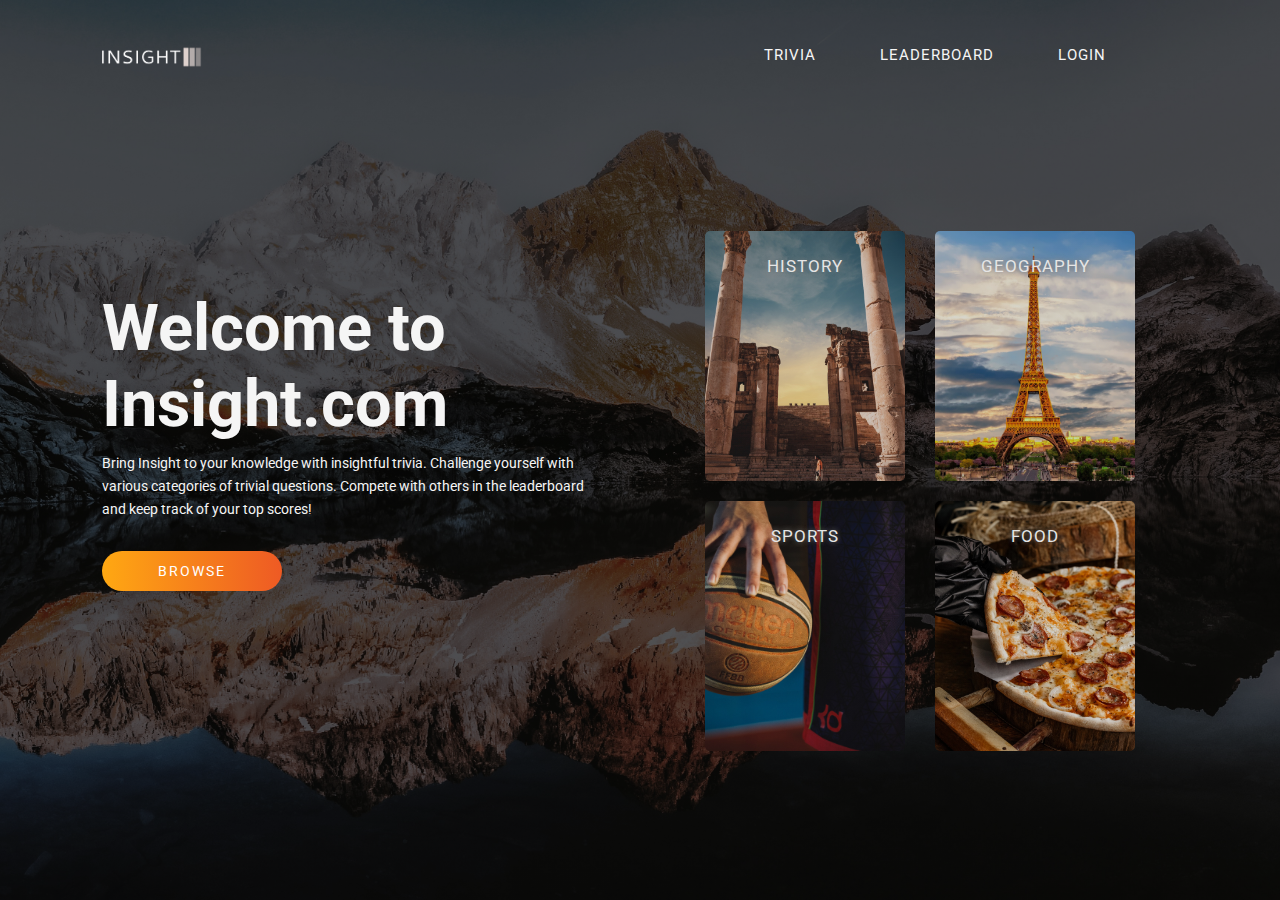
<file: index.html>
<!DOCTYPE html>
<html lang="en">
<head>
    <meta charset="UTF-8">
    <meta http-equiv="X-UA-Compatible" content="IE=edge">
    <meta name="viewport" content="width=device-width, initial-scale=1.0">
    <link rel="stylesheet" href="css/style.css"> 
    <link href="https://fonts.googleapis.com/css2?family=Roboto:wght@400;700&display=swap" rel="stylesheet">
    
    <title>INSIGHT.com</title>
</head>
<body>
    
    <div class="contain">
            <div class="navbar">
                <a href="index.html"><img src="images/icon.png" class="icon"></a>
                
                    <nav>
                        <div class="navlink">
                            <ul>
                                <li><a href="html/browse.html">TRIVIA</a></li>
                                <li><a href="html/leaderboard.html">LEADERBOARD</a></li>
                                <li><a href="html/login.html">LOGIN</a></li>
                                <li><div id="acc-username"></div></li>
                            </ul>
                        </div>
                    </nav>
                
            <img src="images/menu.png" class="menu-logo" alt="">
        </div>
        <div class="row">
            <div class="column col1">
                <h1>Welcome to Insight.com</h1>
                <p>
                    Bring Insight to your knowledge with insightful trivia. Challenge yourself
                    with various categories of trivial questions. Compete with others in the leaderboard and
                    keep track of your top scores!
                </p>
                <a href="html/browse.html">
                    <button href="html/browse.html" type="button">Browse</button>
                </a>
               
            </div>
            <div class="column col2">
                <a href="html/historyQuiz.html"><div class="box box1"><h5>History</h5></div></a>
                <a href="html/geoQuiz.html"><div class="box box2"><h5>Geography</h5></div></a>
                <a href="html/sportsQuiz.html"><div class="box box3"><h5>Sports</h5></div></a>
                <a href="html/foodQuiz.html"><div class="box box4"><h5>Food</h5></div></a>
            </div>
        </div>
    </div>
</body>
<script src="js/hamburger-menu.js"></script>
<script>
    let username = JSON.parse(sessionStorage.getItem("username"))
    if (username === null) {
        $("#acc-username").hide();
    }
    else {
        document.getElementById("acc-username").textContent = "Welcome " + username;    
    }
    
</script>
</html>
</file>
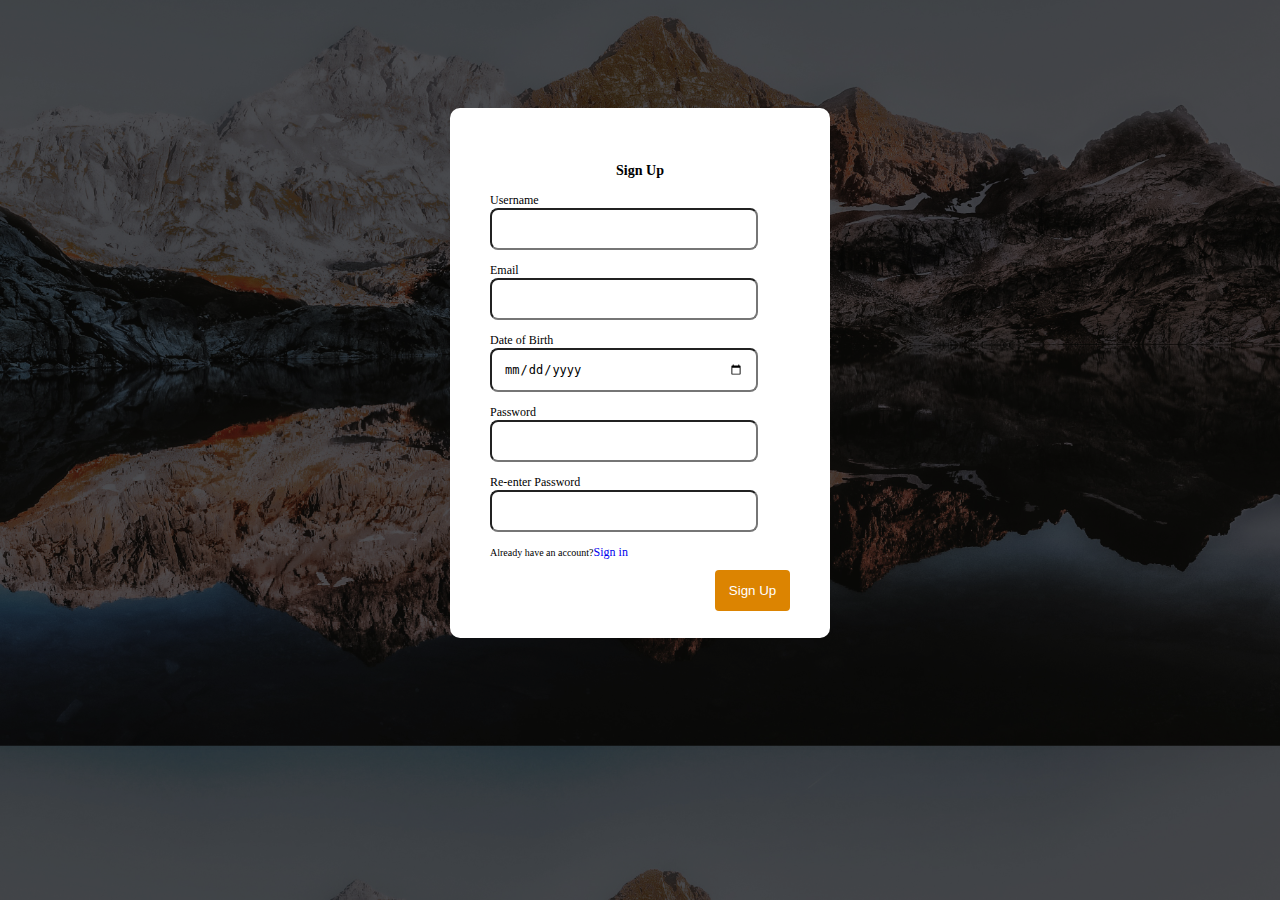
<file: Signup.html>
<!DOCTYPE html>
<html lang="en">
<head>
    <meta charset="UTF-8">
    <meta http-equiv="X-UA-Compatible" content="IE=edge">
    <meta name="viewport" content="width=device-width, initial-scale=1.0">
    <link rel="stylesheet" href="stylesignup.css">
    <title>Sign Up</title>
</head>
<body>
    <main>
        <form id="form" action="\">
            <h3>Sign Up</h3>
            <div class="signup">
                <label for="username">Username</label>
                <input id="username" name="username" type="text">
                <div class="error"></div>
            </div>
            <div class="signup">
                <label for="Email">Email</label>
                <input id="email" name="email" type="text">
                <div class="error"></div>
            </div>
            <div class="signup">
                <label for="DOB">Date of Birth</label>
                <input id="date" name="date" type="date">
                <div class="error"></div>
            </div>
            <div class="signup">
                <label for="password1">Password</label>
                <input id="password1" name="password1" type="password">
                <div class="error"></div>
            </div>
            <div class="signup">
                <label for="">Re-enter Password</label>
                <input id="password2" name="password2" type="password">
                <div class="error"></div>
            </div>
            <small>Already have an account?</small><a href="login.html">Sign in</a><br>
            <button type="submit" id="submit">Sign Up</button>
            
        </form>
    </main>
    <script defer src="signup.js"></script>
</body>
</html>
</file>
<file: css/style.css>
*{
    margin: 0;
    padding: 0;
    font-family: 'Roboto', sans-serif;
}

.contain{
    width: 100%;
    height: 100vh;
    background-image: linear-gradient(rgba(0, 0, 0, 0.6),rgba(0,0,0,0.6)),url("https://hanielbyu.github.io/Assignment-2-ID--MengTeck/images/home.jpg");
    background-position: center;
    background-size: cover;
    padding-left: 8%;
    padding-right: 8%;
    box-sizing: border-box;
}
/* Welcome Msg for logged in user */
#acc-username {
    color: white;
}
.navbar{
    height: 12%;
    display: flex;
    align-items: center;
}
.icon{
    width: 100px;
    cursor: pointer;
    padding-top: 10px;
    transition: 0.1s;
}
.icon:hover{
    width: 103px;
}
.menu-logo{
    position: absolute;
    top: 28px;
    right: 50px;
    width: 35px;
    cursor: pointer;
    margin-left: 60px;
    transition: 0.2s;
    display: none;

}
.menu-logo:hover{
    width: 33px;
}
.navlink {
    flex: 1;
    text-align: right;
}
nav{    
width: 90%;
}

nav ul li{
    list-style: none;
    display: inline-block;
    margin-left: 60px;
    position: relative;
}
nav ul li::after{
    content: '';
    height: 3px;
    width: 0%;
    background: #ee7f24;
    position: absolute;
    left: 0;
    bottom: -5px;
    transition: 0.4s;
}
nav ul li:hover::after{
    width: 100%;
}
nav ul li a{
    text-decoration: none;
    color: whitesmoke;
    font-size: 15px;
    letter-spacing: 1px;
    transition: 0.4s;
}


.navbar{
    margin-bottom: 40px;
}
.row{
    display: flex;
    height: 65%;
    align-items: center;
}
.column{
    flex-basis: 50%;
}
.col2{
    margin-top: 60px;
    margin-left: 200px;
}
h1{
    color: whitesmoke;
    font-size: 65px;
}
p{
    color: whitesmoke;
    font-size: 14px;
    line-height: 23px;
    margin-top: 10px;
    text-justify:newspaper;
}
button{
    width: 180px;
    color: rgb(255, 255, 255);
    font-size: 14px;
    padding: 12px 0;
    border: 0;
    border-radius: 20px;
    outline: none;
    letter-spacing: 2px;
    text-transform: uppercase;
    margin-top: 30px;
    background: linear-gradient(to left,#ff9412,#EE5A24, #ffa812);
    background-size: 200%;
    transition: 0.3s;
    cursor: pointer;
}
button:hover{
    background-position: right;
    width: 185px;
}
.box{
    width: 200px;
    height: 250px;
    display: inline-block;
    border-radius: 5px;
    padding: 25px 35px;
    box-sizing: border-box;
    cursor: pointer;
    margin: 10px 15px;
    background-position: center;
    background-size: cover;
    transition: 0.3s;
}
.box1{
    background-image: linear-gradient(rgba(0, 0, 0, 0.15),rgba(0,0,0,0.15)) ,url("https://hanielbyu.github.io/Assignment-2-ID--MengTeck/images/history.jpg");
}
.box2{
    background-image: linear-gradient(rgba(0, 0, 0, 0.15),rgba(0,0,0,0.15)), url("https://hanielbyu.github.io/Assignment-2-ID--MengTeck/images/geography.jpg");
}
.box3{
    background-image: linear-gradient(rgba(0, 0, 0, 0.15),rgba(0,0,0,0.15)), url("https://hanielbyu.github.io/Assignment-2-ID--MengTeck/images/sports.jpg");
}
.box4{
    background-image: linear-gradient(rgba(0, 0, 0, 0.15),rgba(0,0,0,0.15)), url("https://hanielbyu.github.io/Assignment-2-ID--MengTeck/images/food.jpg");
}

.box:hover{
    transform: translateY(-5px);
    transition: 0.4s;
}
h5{
    color: rgb(229, 229, 229);
    text-shadow: 0 0 5px rgb(117, 117, 117);
    font-size: 17px;
    text-transform: uppercase;
    letter-spacing: 1px;
    text-align: center;
    font-weight: 400;
    
}

@media screen and (max-width: 1349px){
    .col2{
        display: flex;
        flex-wrap: wrap;
        height: 500px;
        margin-left: 100px;
    }
}
@media screen and (max-width: 1212px){
    .contain{
        padding: 0;
    }
    nav{
        
        top: 0;
        left: 0;
        position: absolute;
        background-color:   rgba(43, 43, 43, 0.568);
        backdrop-filter: blur(9px);
        width: 100%;
        height: 100vh;
        display: flex;
        justify-content: center;
        align-items: center ;
        margin-left: -100%;
        transition: all 0.4s ease;
    }
    .mobile-menu{
        margin-left: 0%;
    }
    
    nav ul{
        align-items: center;
        display: flex;
        flex-direction: column;
    }
    .navbar nav ul li {
        margin: 25px 0;
        font-size: 3em;
    }
    .icon{
        z-index: 1;
    }
    
    .col2{
        display: none;
    }
    .menu-logo{
        display: block;
        
    }
    .icon{
        margin-left: 40px;
    }
    .row{
        display: inline-block;
    }
    .col1{
        margin-top: 140px;
    }
    
    h1{
        font-size: 55px;
        margin-left: 100px;
        margin-bottom: 20px;
    }
    p{
        margin-left: 100px;
        font-size: 15px;
    }
    button{
        margin-left: 100px;
    }
    
    .icon{
        width: 100px;
    }
    
}
@media screen and (max-width: 631px){
    h1{
        font-size: 40px;
    }
    p{
        font-size: 11px;
    }
    .icon{
        width: 100px;
    }
    .row{
        display: flex;
    }
    .col1{
        margin-left: 60px;
        margin-bottom: 60px;
    }
}
@media screen and (max-width:520px){
    .col1{
        margin-left: 10px;
    }
}
</file>
<file: stylesignup.css>
* {
    
    text-decoration: none;
    list-style: none;
}
body {
    margin: 0;
    padding: 0;
    background-image: linear-gradient(rgba(0, 0, 0, 0.6),rgba(0,0,0,0.6)),url(/images/home.jpg);
    background-position: center;
    background-size: cover;
    font-family: 'Lilita One', cursive;
}
.title {
    color: white;
    font-size: 45px;
    line-height: 80px;
    padding: 0 100px;
    font-weight: bold;
}   

.checkbtn {
    color: white;
    font-size: 30px;
    float: right;
    line-height: 80px;
    margin-right: 40px;
    cursor: pointer;
    display: none;
}
#check {
    display: none;
}
#form {
    width: 300px;
    height: 450px;
    margin: 12vh auto 0 auto;
    background-color: white;
    padding: 40px;
    border-radius: 10px;
    font-size: 12px;
}
h3 {
    text-align: center;
}
.signup {
    display: flex;
    flex-direction: column;
}
.signup input {
    border-radius:8px ;
    display: block;
    font-size: 12px;
    padding: 12px;
    width: 80%;
}
#submit {
    padding: 13px;
    margin-top: 10px;
    width: 25%;
    border: none;
    background-color: rgba(220, 132, 0, 0.997);
    color: white;
    border-radius: 4px;
    float: right;
}
#submit:hover {
    background-color: rgba(255, 182, 73, 0.997);
}
.signup input:focus{
    outline: 0;
}
.signup.success input{
    border-color:  rgb(28, 226, 28);
}
.signup.error input {
    border-color: red;
}
.signup .error {
    color: red;
    font-size: 12px;
    height: 13px;
}
.title {
    color: white;
    font-size: 45px;
    line-height: 80px;
    padding: 0 100px;
    font-weight: bold;
}   
.checkbtn {
    color: white;
    font-size: 30px;
    float: right;
    line-height: 80px;
    margin-right: 40px;
    cursor: pointer;
    display: none;
}
#check {
    display: none;
}
#signup {
    color: palevioletred;
}
@media (max-width: 952px){
    .title {
        font-size:12px;
        padding-left: 15px;
    }
   
}
@media (max-width: 858px) {
    body {
        background-size: 1080px 2400px;
    }
    .checkbtn {
        display: block;
    }
    #check:checked ~ ul{
        left: 0;
    }
    #form {
        width: 300px;
        margin: 8vh auto 0 auto;
        background-color: white;
        padding: 30px;
        border-radius: 10px;
        font-size: 12px;
    }
    #submit {
        padding: 10px;
        margin-top: 10px;
        width: 35%;
        border: none;
        background-color: black;
        color: white;
        border-radius: 10px; 
    }
    
}
</file>
